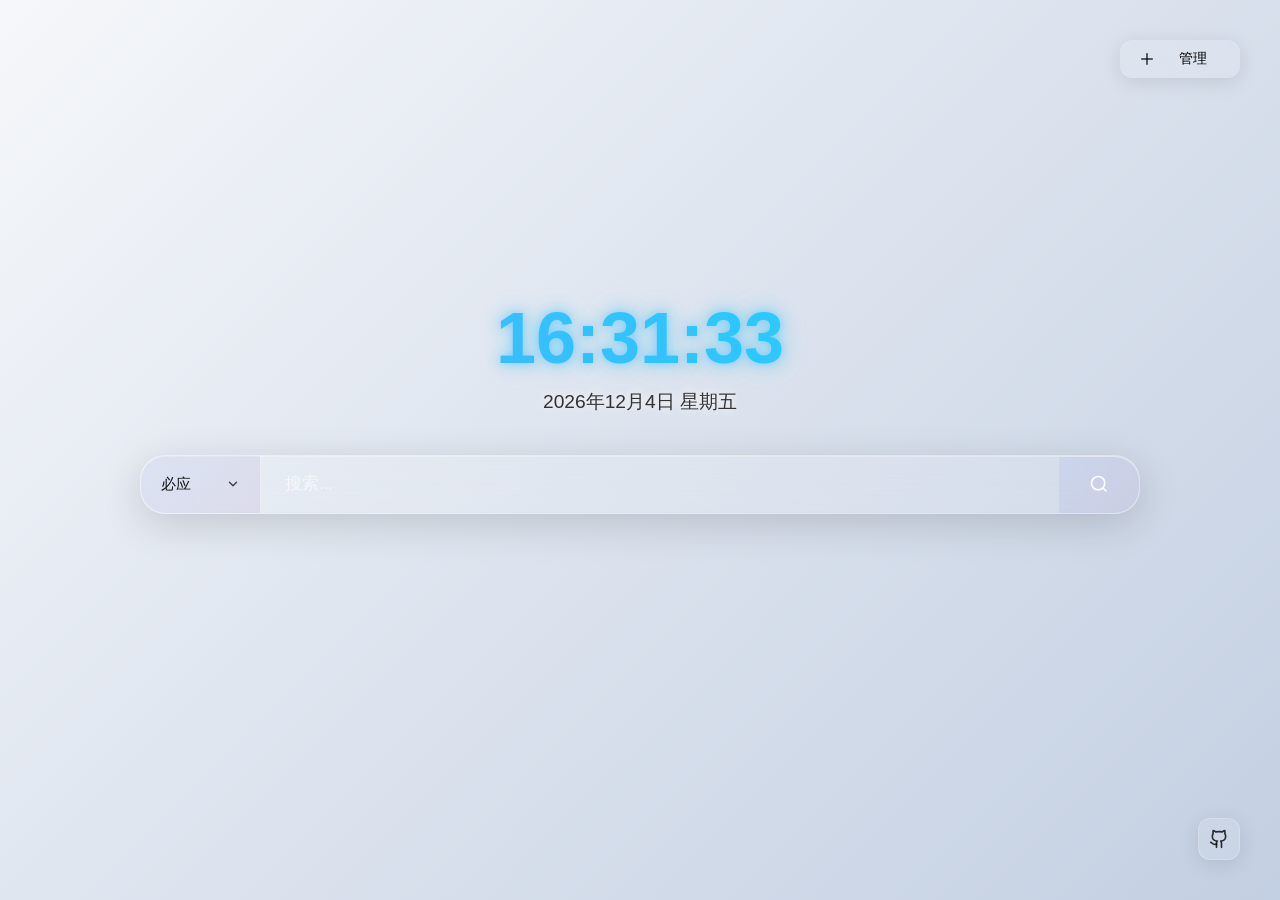
<file: index.html>
<!DOCTYPE html>
<html lang="zh-CN">
<head>
    <meta charset="UTF-8">
    <meta name="viewport" content="width=device-width, initial-scale=1.0">
    <title>琪窦初开</title>
    <link rel="stylesheet" href="style.css">
</head>
<body>
    <!-- GitHub链接 -->
    <a href="https://github.com/BAYUEQI/ZQ-QidoBloom" class="github-link" target="_blank" title="GitHub仓库">
        <svg width="20" height="20" viewBox="0 0 24 24" fill="none" stroke="rgba(0,0,0,0.8)" stroke-width="2" stroke-linecap="round" stroke-linejoin="round">
            <path d="M15 22v-4a4.8 4.8 0 0 0-1-3.5c3 0 6-2 6-5.5.08-1.25-.27-2.48-1-3.5.28-1.15.28-2.35 0-3.5 0 0-1 0-3 1.5-2.64-.5-5.36-.5-8 0C6 2 5 2 5 2c-.3 1.15-.3 2.35 0 3.5A5.403 5.403 0 0 0 4 9c0 3.5 3 5.5 6 5.5-.39.49-.68 1.05-.85 1.65-.17.6-.22 1.23-.15 1.85v4"></path>
            <path d="M9 18c-4.51 2-5-2-7-2"></path>
        </svg>
    </a>

    <!-- 右上角按钮 -->
    <div class="top-right">
            <!-- 管理按钮 -->
            <div class="manage-dropdown dropdown-container">
                <button class="manage-button action-button">
                    <svg width="18" height="18" viewBox="0 0 24 24" fill="none" stroke="rgba(0,0,0,0.8)" stroke-width="2" stroke-linecap="round" stroke-linejoin="round">
                        <path d="M12 5v14"></path>
                        <path d="M5 12h14"></path>
                    </svg>
                    <span>管理</span>
                </button>
                <div class="manage-dropdown-menu">
                    <a href="#" class="dropdown-item" data-action="groups">
                        <svg width="16" height="16" viewBox="0 0 24 24" fill="none" stroke="currentColor" stroke-width="2">
                            <path d="M3 6h18"></path>
                            <path d="M3 12h18"></path>
                            <path d="M3 18h18"></path>
                        </svg>
                        <span>分组管理</span>
                    </a>
                    <a href="#" class="dropdown-item" data-action="wallpaper">
                        <svg width="16" height="16" viewBox="0 0 24 24" fill="none" stroke="currentColor" stroke-width="2">
                            <rect x="3" y="3" width="18" height="18" rx="2" ry="2"></rect>
                            <circle cx="8.5" cy="8.5" r="1.5"></circle>
                            <polyline points="21 15 16 10 5 21"></polyline>
                        </svg>
                        <span>壁纸设置</span>
                    </a>
                    <a href="#" class="dropdown-item" data-action="search-engines">
                            <svg width="16" height="16" viewBox="0 0 24 24" fill="none" stroke="currentColor" stroke-width="2">
                                <circle cx="11" cy="11" r="8"></circle>
                                <line x1="21" y1="21" x2="16.65" y2="16.65"></line>
                            </svg>
                            <span>搜索引擎</span>
                        </a>
                    <a href="#" class="dropdown-item" data-action="settings">
                            <svg width="16" height="16" viewBox="0 0 24 24" fill="none" stroke="currentColor" stroke-width="2">
                                <path d="M10 13a5 5 0 0 0 7.54.54l3-3a5 5 0 0 0-7.07-7.07l-1.72 1.71"></path>
                                <path d="M14 11a5 5 0 0 0-7.54-.54l-3 3a5 5 0 0 0 7.07 7.07l1.71-1.71"></path>
                            </svg>
                            <span>图标来源</span>
                        </a>
                    <a href="#" class="dropdown-item" data-action="config">
                            <svg width="16" height="16" viewBox="0 0 24 24" fill="none" stroke="currentColor" stroke-width="2" stroke-linecap="round" stroke-linejoin="round">
                                <polyline points="23 4 23 10 17 10"></polyline>
                                <polyline points="1 20 1 14 7 14"></polyline>
                                <path d="M3.51 9a9 9 0 0 1 14.85-3.36L23 10M1 14l4.64 4.36A9 9 0 0 0 20.49 15"></path>
                            </svg>
                            <span>配置同步</span>
                        </a>
                </div>
            </div>
        </div>

    <div class="container">
        <!-- 时间和日期显示 -->
        <div class="time-date">
            <div id="time" class="time">00:00:00</div>
            <div id="date" class="date">2024年1月1日 星期一</div>
        </div>

        <!-- 搜索框 -->
        <div class="new-search-container">
            <form id="new-search-form" class="new-search-form">
                <div class="search-engine-selector">
                    <div class="selected-engine">
                        <span id="current-engine">必应</span>
                        <svg width="14" height="14" viewBox="0 0 24 24" fill="none" stroke="rgba(0,0,0,0.7)" stroke-width="2.5" stroke-linecap="round" stroke-linejoin="round">
                            <polyline points="6 9 12 15 18 9"></polyline>
                        </svg>
                    </div>
                    <div class="engine-dropdown"></div>
                </div>
                <input type="text" id="new-search-input" class="new-search-input" placeholder="搜索...">
                <button type="submit" class="new-search-button">
                    <svg width="20" height="20" viewBox="0 0 24 24" fill="none" stroke="rgba(255,255,255,0.95)" stroke-width="2">
                        <circle cx="11" cy="11" r="8"></circle>
                        <line x1="21" y1="21" x2="16.65" y2="16.65"></line>
                    </svg>
                </button>
            </form>
        </div>

        <!-- 常用网站快捷方式 -->
        <div class="shortcuts"></div>
    </div>

    <script src="shared.js"></script>
    <script src="icon-cache.js"></script>
    <script src="script.js"></script>
</body>
</html>
</file>
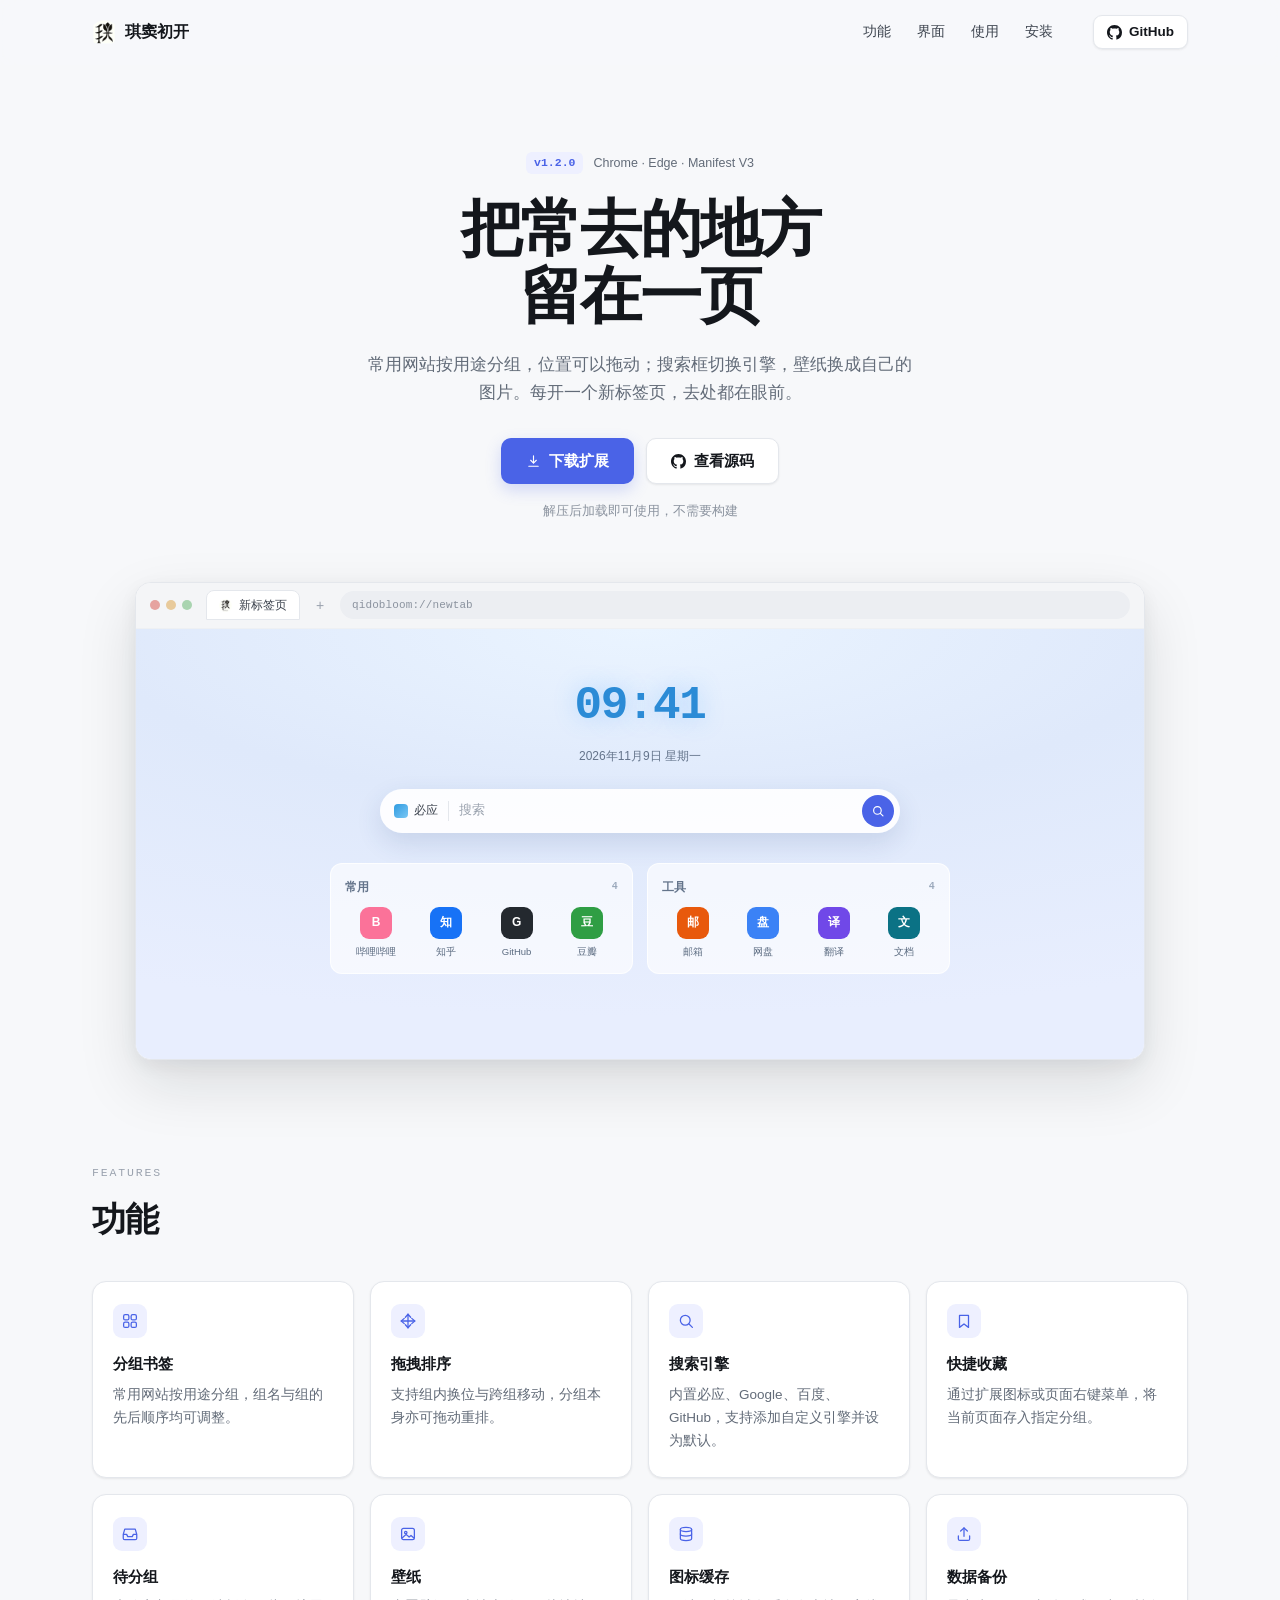
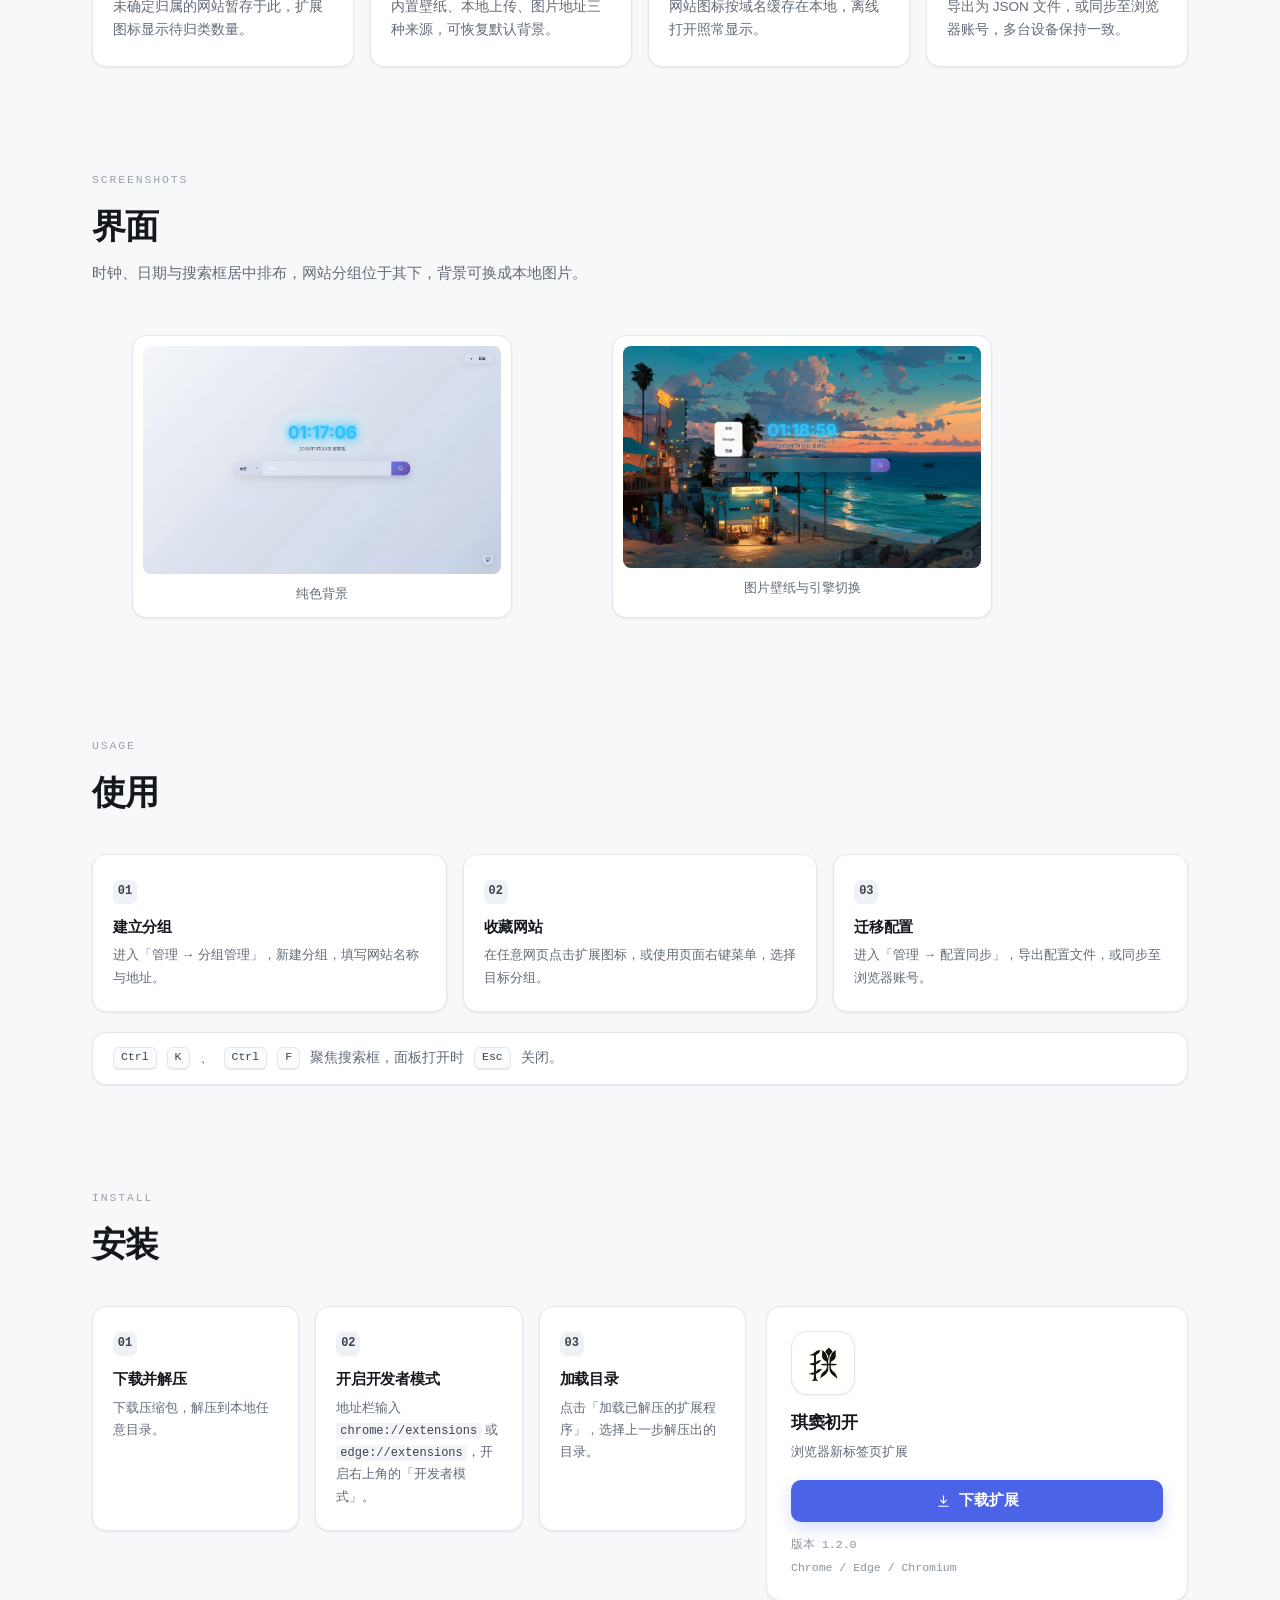
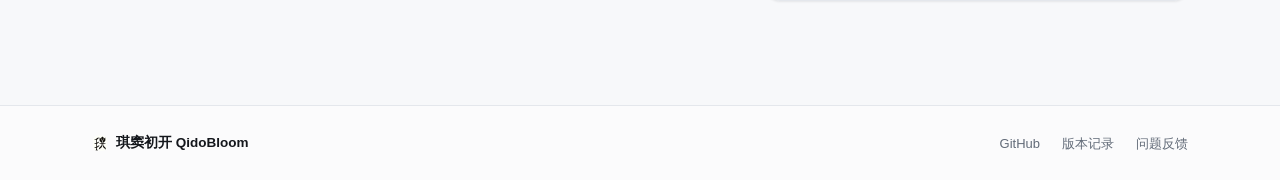
<file: landing/index.html>
<!doctype html>
<html lang="zh-CN">
  <head>
    <meta charset="utf-8" />
    <meta name="viewport" content="width=device-width, initial-scale=1" />
    <title>琪窦初开 — 浏览器新标签页扩展</title>
    <meta
      name="description"
      content="琪窦初开（QidoBloom）是 Chrome / Edge 新标签页扩展：分组收纳常用网站，位置可直接拖动，搜索框切换引擎，壁纸自选图片。"
    />
    <link rel="icon" href="assets/favicon.png" type="image/png" />
    <link rel="apple-touch-icon" href="assets/icon.png" />
    <meta property="og:title" content="琪窦初开 — 浏览器新标签页扩展" />
    <meta property="og:description" content="把常去的地方，留在一页。" />
    <meta property="og:image" content="assets/icon.png" />
    <link rel="stylesheet" href="assets/style.css" />
  </head>
  <body>
    <svg class="sprite" aria-hidden="true">
      <defs>
        <symbol id="i-grid" viewBox="0 0 24 24">
          <rect x="3.5" y="3.5" width="7" height="7" rx="2" />
          <rect x="13.5" y="3.5" width="7" height="7" rx="2" />
          <rect x="3.5" y="13.5" width="7" height="7" rx="2" />
          <rect x="13.5" y="13.5" width="7" height="7" rx="2" />
        </symbol>
        <symbol id="i-move" viewBox="0 0 24 24">
          <path d="M12 3v18" />
          <path d="M3 12h18" />
          <path d="m8.5 7 3.5-4 3.5 4" />
          <path d="m8.5 17 3.5 4 3.5-4" />
          <path d="m7 8.5-4 3.5 4 3.5" />
          <path d="m17 8.5 4 3.5-4 3.5" />
        </symbol>
        <symbol id="i-search" viewBox="0 0 24 24">
          <circle cx="11" cy="11" r="6.5" />
          <path d="m16 16 4.5 4.5" />
        </symbol>
        <symbol id="i-bookmark" viewBox="0 0 24 24">
          <path d="M6 4.5h12v16l-6-4.5-6 4.5v-16Z" />
        </symbol>
        <symbol id="i-inbox" viewBox="0 0 24 24">
          <path d="M3.5 12.5h4l1.5 3h6l1.5-3h4" />
          <path d="M5 5.5h14l2 7v5a2 2 0 0 1-2 2H5a2 2 0 0 1-2-2v-5l2-7Z" />
        </symbol>
        <symbol id="i-image" viewBox="0 0 24 24">
          <rect x="3.5" y="4.5" width="17" height="15" rx="2.5" />
          <circle cx="9" cy="10" r="1.6" />
          <path d="m4.5 17 5-4.5 4 3.5 2.5-2 3.5 3" />
        </symbol>
        <symbol id="i-db" viewBox="0 0 24 24">
          <ellipse cx="12" cy="6" rx="7.5" ry="2.8" />
          <path d="M4.5 6v12c0 1.6 3.4 2.8 7.5 2.8s7.5-1.2 7.5-2.8V6" />
          <path d="M4.5 12c0 1.6 3.4 2.8 7.5 2.8s7.5-1.2 7.5-2.8" />
        </symbol>
        <symbol id="i-export" viewBox="0 0 24 24">
          <path d="M12 15V4" />
          <path d="m7.5 8 4.5-4 4.5 4" />
          <path d="M4.5 14.5v4a2 2 0 0 0 2 2h11a2 2 0 0 0 2-2v-4" />
        </symbol>
        <symbol id="i-arrow" viewBox="0 0 24 24">
          <path d="M5 12h13" />
          <path d="m12.5 6 6 6-6 6" />
        </symbol>
        <symbol id="i-download" viewBox="0 0 24 24">
          <path d="M12 3v11" />
          <path d="m7.5 10 4.5 4.5L16.5 10" />
          <path d="M4.5 19.5h15" />
        </symbol>
        <symbol id="i-github" viewBox="0 0 16 16">
          <path
            d="M8 0C3.58 0 0 3.58 0 8c0 3.54 2.29 6.53 5.47 7.59.4.07.55-.17.55-.38 0-.19-.01-.82-.01-1.49-2.01.37-2.53-.49-2.69-.94-.09-.23-.48-.94-.82-1.13-.28-.15-.68-.52-.01-.53.63-.01 1.08.58 1.23.82.72 1.21 1.87.87 2.33.66.07-.52.28-.87.51-1.07-1.78-.2-3.64-.89-3.64-3.95 0-.87.31-1.59.82-2.15-.08-.2-.36-1.02.08-2.12 0 0 .67-.21 2.2.82.64-.18 1.32-.27 2-.27.68 0 1.36.09 2 .27 1.53-1.04 2.2-.82 2.2-.82.44 1.1.16 1.92.08 2.12.51.56.82 1.27.82 2.15 0 3.07-1.87 3.75-3.65 3.95.29.25.54.73.54 1.48 0 1.07-.01 1.93-.01 2.2 0 .21.15.46.55.38A8.01 8.01 0 0 0 16 8c0-4.42-3.58-8-8-8Z"
          />
        </symbol>
      </defs>
    </svg>

    <header class="nav" id="nav">
      <div class="nav-inner">
        <a class="brand" href="#top">
          <img src="assets/mark.png" width="24" height="24" alt="" />
          <span>琪窦初开</span>
        </a>
        <nav class="nav-links">
          <a href="#features">功能</a>
          <a href="#shots">界面</a>
          <a href="#use">使用</a>
          <a href="#install">安装</a>
        </nav>
        <a class="nav-github" href="https://github.com/BAYUEQI/ZQ-QidoBloom" target="_blank" rel="noreferrer">
          <svg viewBox="0 0 16 16"><use href="#i-github" /></svg>
          <span>GitHub</span>
        </a>
      </div>
    </header>

    <main id="top">
      <section class="hero">
        <div class="hero-copy">
          <div class="eyebrow">
            <span class="tag">v1.2.0</span>
            <span>Chrome · Edge · Manifest V3</span>
          </div>
          <h1>把常去的地方<br />留在一页</h1>
          <p class="lede">
            常用网站按用途分组，位置可以拖动；搜索框切换引擎，壁纸换成自己的图片。每开一个新标签页，去处都在眼前。
          </p>
          <div class="hero-actions">
            <a class="btn primary lg" href="https://github.com/BAYUEQI/ZQ-QidoBloom/archive/refs/heads/main.zip">
              <svg viewBox="0 0 24 24"><use href="#i-download" /></svg>
              下载扩展
            </a>
            <a class="btn ghost lg" href="https://github.com/BAYUEQI/ZQ-QidoBloom" target="_blank" rel="noreferrer">
              <svg class="fill" viewBox="0 0 16 16"><use href="#i-github" /></svg>
              查看源码
            </a>
          </div>
          <p class="hero-meta">解压后加载即可使用，不需要构建</p>
        </div>

        <div class="browser" aria-hidden="true">
          <div class="br-bar">
            <span class="br-dots"><i></i><i></i><i></i></span>
            <span class="br-tab">
              <img src="assets/favicon.png" width="13" height="13" alt="" />
              <span>新标签页</span>
            </span>
            <span class="br-plus">+</span>
            <span class="br-omni">qidobloom://newtab</span>
          </div>
          <div class="br-view">
            <div class="nt-clock">
              <div class="nt-time">09:41</div>
              <div class="nt-date">2026年11月9日 星期一</div>
            </div>
            <div class="nt-search">
              <span class="nt-engine"><i></i>必应</span>
              <span class="nt-placeholder">搜索</span>
              <span class="nt-go">
                <svg viewBox="0 0 24 24"><use href="#i-search" /></svg>
              </span>
            </div>
            <div class="nt-groups">
              <div class="nt-group">
                <h5>常用<span>4</span></h5>
                <div class="tiles">
                  <div class="tile"><i style="background: #fb7299">B</i><span>哔哩哔哩</span></div>
                  <div class="tile"><i style="background: #1772f6">知</i><span>知乎</span></div>
                  <div class="tile"><i style="background: #24292f">G</i><span>GitHub</span></div>
                  <div class="tile"><i style="background: #2f9e44">豆</i><span>豆瓣</span></div>
                </div>
              </div>
              <div class="nt-group">
                <h5>工具<span>4</span></h5>
                <div class="tiles">
                  <div class="tile"><i style="background: #e8590c">邮</i><span>邮箱</span></div>
                  <div class="tile"><i style="background: #3b82f6">盘</i><span>网盘</span></div>
                  <div class="tile"><i style="background: #7048e8">译</i><span>翻译</span></div>
                  <div class="tile"><i style="background: #0b7285">文</i><span>文档</span></div>
                </div>
              </div>
            </div>
          </div>
        </div>
      </section>

      <section class="section" id="features">
        <div class="section-head reveal">
          <span class="eyebrow-text">FEATURES</span>
          <h2>功能</h2>
        </div>
        <div class="grid">
          <article class="card reveal">
            <span class="card-ico"><svg viewBox="0 0 24 24"><use href="#i-grid" /></svg></span>
            <h3>分组书签</h3>
            <p>常用网站按用途分组，组名与组的先后顺序均可调整。</p>
          </article>
          <article class="card reveal">
            <span class="card-ico"><svg viewBox="0 0 24 24"><use href="#i-move" /></svg></span>
            <h3>拖拽排序</h3>
            <p>支持组内换位与跨组移动，分组本身亦可拖动重排。</p>
          </article>
          <article class="card reveal">
            <span class="card-ico"><svg viewBox="0 0 24 24"><use href="#i-search" /></svg></span>
            <h3>搜索引擎</h3>
            <p>内置必应、Google、百度、GitHub，支持添加自定义引擎并设为默认。</p>
          </article>
          <article class="card reveal">
            <span class="card-ico"><svg viewBox="0 0 24 24"><use href="#i-bookmark" /></svg></span>
            <h3>快捷收藏</h3>
            <p>通过扩展图标或页面右键菜单，将当前页面存入指定分组。</p>
          </article>
          <article class="card reveal">
            <span class="card-ico"><svg viewBox="0 0 24 24"><use href="#i-inbox" /></svg></span>
            <h3>待分组</h3>
            <p>未确定归属的网站暂存于此，扩展图标显示待归类数量。</p>
          </article>
          <article class="card reveal">
            <span class="card-ico"><svg viewBox="0 0 24 24"><use href="#i-image" /></svg></span>
            <h3>壁纸</h3>
            <p>内置壁纸、本地上传、图片地址三种来源，可恢复默认背景。</p>
          </article>
          <article class="card reveal">
            <span class="card-ico"><svg viewBox="0 0 24 24"><use href="#i-db" /></svg></span>
            <h3>图标缓存</h3>
            <p>网站图标按域名缓存在本地，离线打开照常显示。</p>
          </article>
          <article class="card reveal">
            <span class="card-ico"><svg viewBox="0 0 24 24"><use href="#i-export" /></svg></span>
            <h3>数据备份</h3>
            <p>导出为 JSON 文件，或同步至浏览器账号，多台设备保持一致。</p>
          </article>
        </div>
      </section>

      <section class="section" id="shots">
        <div class="section-head reveal">
          <span class="eyebrow-text">SCREENSHOTS</span>
          <h2>界面</h2>
          <p>时钟、日期与搜索框居中排布，网站分组位于其下，背景可换成本地图片。</p>
        </div>
        <div class="shots reveal">
          <figure class="shot">
            <img src="assets/shot-1.png" alt="起始页：纯色背景与搜索框" width="440" height="280" />
            <figcaption>纯色背景</figcaption>
          </figure>
          <figure class="shot">
            <img src="assets/shot-2.png" alt="起始页：图片壁纸与引擎切换" width="451" height="280" />
            <figcaption>图片壁纸与引擎切换</figcaption>
          </figure>
        </div>
      </section>

      <section class="section" id="use">
        <div class="section-head reveal">
          <span class="eyebrow-text">USAGE</span>
          <h2>使用</h2>
        </div>
        <ol class="steps">
          <li class="reveal">
            <span class="step-no">01</span>
            <h3>建立分组</h3>
            <p>进入「管理 → 分组管理」，新建分组，填写网站名称与地址。</p>
          </li>
          <li class="reveal">
            <span class="step-no">02</span>
            <h3>收藏网站</h3>
            <p>在任意网页点击扩展图标，或使用页面右键菜单，选择目标分组。</p>
          </li>
          <li class="reveal">
            <span class="step-no">03</span>
            <h3>迁移配置</h3>
            <p>进入「管理 → 配置同步」，导出配置文件，或同步至浏览器账号。</p>
          </li>
        </ol>
        <div class="strip reveal">
          <kbd>Ctrl</kbd><kbd>K</kbd>
          <span>、</span>
          <kbd>Ctrl</kbd><kbd>F</kbd>
          <span>聚焦搜索框，面板打开时</span>
          <kbd>Esc</kbd>
          <span>关闭。</span>
        </div>
      </section>

      <section class="section" id="install">
        <div class="section-head reveal">
          <span class="eyebrow-text">INSTALL</span>
          <h2>安装</h2>
        </div>
        <div class="install">
          <ol class="steps reveal">
            <li>
              <span class="step-no">01</span>
              <h3>下载并解压</h3>
              <p>下载压缩包，解压到本地任意目录。</p>
            </li>
            <li>
              <span class="step-no">02</span>
              <h3>开启开发者模式</h3>
              <p>地址栏输入 <code>chrome://extensions</code> 或 <code>edge://extensions</code>，开启右上角的「开发者模式」。</p>
            </li>
            <li>
              <span class="step-no">03</span>
              <h3>加载目录</h3>
              <p>点击「加载已解压的扩展程序」，选择上一步解压出的目录。</p>
            </li>
          </ol>
          <aside class="dl-card reveal">
            <span class="dl-mark"><img src="assets/mark.png" width="38" height="38" alt="" /></span>
            <div class="dl-name">琪窦初开</div>
            <p class="dl-note">浏览器新标签页扩展</p>
            <a class="btn primary block" href="https://github.com/BAYUEQI/ZQ-QidoBloom/archive/refs/heads/main.zip">
              <svg viewBox="0 0 24 24"><use href="#i-download" /></svg>
              下载扩展
            </a>
            <div class="dl-meta">
              <span>版本 1.2.0</span>
              <span>Chrome / Edge / Chromium</span>
            </div>
          </aside>
        </div>
      </section>
    </main>

    <footer class="footer">
      <div class="footer-inner">
        <span class="footer-brand">
          <img src="assets/mark.png" width="16" height="16" alt="" />
          琪窦初开 QidoBloom
        </span>
        <nav class="footer-links">
          <a href="https://github.com/BAYUEQI/ZQ-QidoBloom" target="_blank" rel="noreferrer">GitHub</a>
          <a href="https://github.com/BAYUEQI/ZQ-QidoBloom/releases" target="_blank" rel="noreferrer">版本记录</a>
          <a href="https://github.com/BAYUEQI/ZQ-QidoBloom/issues" target="_blank" rel="noreferrer">问题反馈</a>
        </nav>
      </div>
    </footer>

    <script src="assets/main.js"></script>
  </body>
</html>
</file>
<file: style.css>
/* 全局样式重置 */
* {
    margin: 0;
    padding: 0;
    box-sizing: border-box;
}

/* 基础样式 */
body {
    font-family: -apple-system, BlinkMacSystemFont, 'Segoe UI', Roboto, sans-serif;
    background: #ffffff;
    color: #333333;
    min-height: 100vh;
    display: flex;
    align-items: center;
    justify-content: center;
}

.container {
    max-width: 1100px;
    width: 90%;
    margin: 0 auto;
    padding: 40px 20px;
    text-align: center;
    position: relative;
}

/* 右上角按钮容器 */
.top-right {
    position: fixed;
    top: 40px;
    right: 40px;
    z-index: 1000;
    display: flex;
    flex-direction: column;
    align-items: flex-end;
    gap: 10px;
}

/* GitHub链接样式 */
.github-link {
    position: fixed;
    bottom: 40px;
    right: 40px;
    z-index: 1000;
    display: flex;
    align-items: center;
    justify-content: center;
    padding: 10px;
    background: rgba(255, 255, 255, 0.1);
    border: 1px solid rgba(255, 255, 255, 0.2);
    border-radius: 12px;
    backdrop-filter: blur(15px);
    transition: background 0.3s ease, transform 0.3s ease, box-shadow 0.3s ease;
    box-shadow: 0 4px 20px rgba(0, 0, 0, 0.1);
    text-decoration: none;
    color: inherit;
}

.github-link:hover {
    background: rgba(255, 255, 255, 0.15);
    transform: translateY(-2px);
    box-shadow: 0 6px 25px rgba(0, 0, 0, 0.15);
}

/* 共用按钮样式 */
.dropdown-container {
    position: relative;
}

.action-button {
    display: flex;
    align-items: center;
    gap: 8px;
    padding: 10px 18px;
    background: rgba(255, 255, 255, 0.1);
    border: 1px solid rgba(255, 255, 255, 0.2);
    border-radius: 12px;
    backdrop-filter: blur(15px);
    color: #000000;
    font-size: 0.9rem;
    font-weight: 500;
    font-family: -apple-system, BlinkMacSystemFont, 'Segoe UI', Roboto, sans-serif;
    line-height: 1.2;
    min-width: 120px;
    max-width: 200px;
    justify-content: center;
    transition: background 0.3s ease, border-color 0.3s ease, box-shadow 0.3s ease;
    box-shadow: 0 4px 20px rgba(0, 0, 0, 0.1);
    cursor: pointer;
    border: none;
    outline: none;
}

.action-button span {
    white-space: nowrap;
    overflow: hidden;
    text-overflow: ellipsis;
    flex: 1;
    text-align: center;
}

.action-button:hover {
    background: rgba(255, 255, 255, 0.15);
    border-color: rgba(255, 255, 255, 0.3);
    box-shadow: 0 6px 25px rgba(0, 0, 0, 0.15);
}



.action-button svg {
    stroke: rgba(0, 0, 0, 0.8);
}

.action-button:hover svg {
    stroke: #000000;
}

/* 管理下拉菜单 */
.manage-dropdown {
    position: relative;
}

/* 下拉菜单样式 */
.manage-dropdown-menu {
    position: absolute;
    top: 100%;
    right: 0;
    transform: translateY(0);
    margin-top: 12px;
    background: rgba(255, 255, 255, 0.8);
    border: 1px solid rgba(255, 255, 255, 0.3);
    border-radius: 12px;
    box-shadow: 0 8px 32px rgba(0, 0, 0, 0.15);
    backdrop-filter: blur(20px);
    -webkit-backdrop-filter: blur(20px);
    min-width: 200px;
    z-index: 999;
    opacity: 0;
    visibility: hidden;
    transform: translateY(-10px);
    transition: opacity 0.3s cubic-bezier(0.4, 0, 0.2, 1), visibility 0.3s, transform 0.3s cubic-bezier(0.4, 0, 0.2, 1);
}

.manage-dropdown-menu.show {
    opacity: 1;
    visibility: visible;
    transform: translateY(0);
}

/* 菜单项样式 */
.dropdown-item {
    display: flex;
    align-items: center;
    gap: 10px;
    padding: 12px 16px;
    color: rgba(0, 0, 0, 0.8);
    text-decoration: none;
    font-size: 0.9rem;
    transition: background 0.2s ease, color 0.2s ease, transform 0.2s ease;
    border-radius: 8px;
    margin: 4px;
}

/* 已登录时隐藏导入导出按钮 */
.dropdown-item:hover {
    background: rgba(0, 0, 0, 0.05);
    color: #000000;
    transform: translateX(4px);
}

.dropdown-item svg {
    flex-shrink: 0;
}

/* 弹出界面样式 */
.popup-container {
    position: fixed;
    top: 0;
    left: 0;
    width: 100%;
    height: 100%;
    background: rgba(0, 0, 0, 0.5);
    backdrop-filter: blur(5px);
    display: flex;
    align-items: center;
    justify-content: center;
    z-index: 2000;
    opacity: 0;
    visibility: hidden;
    transition: opacity 0.3s ease, visibility 0.3s ease;
}

.popup-container.show {
    opacity: 1;
    visibility: visible;
}

.popup-content {
    background: rgba(255, 255, 255, 0.8);
    backdrop-filter: blur(20px);
    -webkit-backdrop-filter: blur(20px);
    border: 1px solid rgba(255, 255, 255, 0.3);
    border-radius: 16px;
    box-shadow: 0 15px 35px rgba(0, 0, 0, 0.2);
    max-width: 1000px;
    width: 100%;
    max-height: 100vh;
    overflow-y: auto;
    position: relative;
    transform: translateY(30px) scale(0.95);
    opacity: 0;
    transition: transform 0.3s cubic-bezier(0.25, 0.46, 0.45, 0.94), opacity 0.3s cubic-bezier(0.25, 0.46, 0.45, 0.94);
}

.popup-content.show {
    transform: translateY(0) scale(1);
    opacity: 1;
    animation: paperExtract 0.4s cubic-bezier(0.25, 0.46, 0.45, 0.94);
}

/* 纸张抽取动画 */
@keyframes paperExtract {
    0% {
        transform: translateY(50px) scale(0.95);
        opacity: 0;
        box-shadow: 0 0 0 rgba(0, 0, 0, 0.1);
    }
    70% {
        transform: translateY(-5px) scale(1.01);
        opacity: 0.9;
        box-shadow: 0 15px 30px rgba(0, 0, 0, 0.15);
    }
    100% {
        transform: translateY(0) scale(1);
        opacity: 1;
        box-shadow: 0 15px 35px rgba(0, 0, 0, 0.2);
    }
}

/* 弹出界面头部 */
.popup-header {
    display: flex;
    justify-content: space-between;
    align-items: center;
    padding: 20px 24px;
    border-bottom: 1px solid rgba(0, 0, 0, 0.1);
}

.popup-header h3 {
    margin: 0;
    font-size: 1.2rem;
    font-weight: 600;
    color: #000000;
}

.popup-close {
    background: none;
    border: none;
    font-size: 1.5rem;
    color: rgba(0, 0, 0, 0.5);
    cursor: pointer;
    padding: 0;
    width: 30px;
    height: 30px;
    display: flex;
    align-items: center;
    justify-content: center;
    border-radius: 50%;
    transition: background 0.2s ease, color 0.2s ease;
}

.popup-close:hover {
    background: rgba(0, 0, 0, 0.05);
    color: #000000;
}

/* 弹出界面内容 */
.popup-body {
    padding: 24px;
}

.form-group {
    display: flex;
    flex-direction: column;
    gap: 5px;
    margin-bottom: 10px;
}

.form-group label {
    font-size: 0.95rem;
    font-weight: 500;
    color: #000000;
}

.form-control {
    padding: 14px 18px;
    border: 1px solid rgba(0, 0, 0, 0.15);
    border-radius: 10px;
    font-size: 1rem;
    background: rgba(255, 255, 255, 0.6);
    backdrop-filter: blur(10px);
    transition: border-color 0.3s ease, background 0.3s ease, box-shadow 0.3s ease;
}

.form-control:focus {
    outline: none;
    border-color: rgba(0, 0, 0, 0.3);
    background: rgba(255, 255, 255, 0.9);
    box-shadow: 0 0 0 4px rgba(0, 0, 0, 0.05);
}

/* 按钮样式 */
.btn {
    padding: 12px 24px;
    border: none;
    border-radius: 10px;
    font-size: 0.95rem;
    font-weight: 500;
    cursor: pointer;
    transition: background 0.3s ease, border-color 0.3s ease, transform 0.3s ease, box-shadow 0.3s ease;
}

.btn-primary {
    background: rgba(0, 0, 0, 0.9);
    color: #ffffff;
    backdrop-filter: blur(10px);
}

.btn-primary:hover {
    background: rgba(0, 0, 0, 0.75);
    transform: translateY(-2px);
    box-shadow: 0 6px 20px rgba(0, 0, 0, 0.15);
}

.btn-secondary {
    background: rgba(255, 255, 255, 0.6);
    color: #000000;
    border: 1px solid rgba(0, 0, 0, 0.1);
    backdrop-filter: blur(10px);
}

.btn-secondary:hover {
    background: rgba(255, 255, 255, 0.8);
    transform: translateY(-2px);
    box-shadow: 0 6px 20px rgba(0, 0, 0, 0.1);
}

.btn-danger {
    background: rgba(220, 38, 38, 0.9);
    color: #ffffff;
    backdrop-filter: blur(10px);
}

.btn-danger:hover {
    background: rgba(220, 38, 38, 0.75);
    transform: translateY(-2px);
    box-shadow: 0 6px 20px rgba(220, 38, 38, 0.2);
}

/* 配置同步面板：区块标题 + 按钮横排 */
.settings-management .section-title {
    font-size: 0.85rem;
    font-weight: 600;
    color: #000;
    letter-spacing: 0.5px;
    margin-bottom: 4px;
}

.settings-management .divider-block {
    border-top: 1px solid rgba(0, 0, 0, 0.08);
    padding-top: 12px;
}

.settings-management .btn-row {
    display: flex;
    gap: 8px;
}

.settings-management .btn-row .btn {
    flex: 1;
}

/* 响应式调整 */
@media (max-width: 768px) {
    .popup-content {
        max-width: 95%;
        width: 100%;
        margin: 20px;
    }
    
    .popup-header,
    .popup-body {
        padding: 16px;
    }
}



/* 页脚样式 */
.footer {
    margin-top: 40px;
    padding-top: 20px;
    border-top: 1px solid rgba(255, 255, 255, 0.1);
}

/* 时间和日期样式 */
.time-date {
    margin-bottom: 40px;
}

.time {
    font-size: 4.5rem;
    font-weight: 700;
    margin-bottom: 10px;
    background: linear-gradient(45deg, #4facfe 0%, #00f2fe 100%);
    -webkit-background-clip: text;
    -webkit-text-fill-color: transparent;
    background-clip: text;
    text-shadow: 0 0 10px rgba(79, 172, 254, 0.5), 0 0 20px rgba(0, 242, 254, 0.3), 0 0 30px rgba(79, 172, 254, 0.2);
    animation: blueGlow 2s ease-in-out infinite alternate;
}

.date {
    font-size: 1.2rem;
    color: #333333;
    font-weight: 400;
    text-shadow: 0 0 8px rgba(255, 255, 255, 0.8), 0 0 16px rgba(255, 255, 255, 0.6);
    animation: whiteGlow 2s ease-in-out infinite alternate;
}

/* 搜索框样式 */
/* 新搜索框样式 */
.new-search-container {
    margin-bottom: 50px;
}

.new-search-form {
    display: flex;
    max-width: 1000px;
    margin: 0 auto;
    background: rgba(255, 255, 255, 0.1);
    border-radius: 25px;
    backdrop-filter: blur(25px);
    -webkit-backdrop-filter: blur(25px);
    border: 1px solid rgba(255, 255, 255, 0.2);
    transition: background 0.4s cubic-bezier(0.4, 0, 0.2, 1), box-shadow 0.4s cubic-bezier(0.4, 0, 0.2, 1), border-color 0.4s cubic-bezier(0.4, 0, 0.2, 1);
    box-shadow: 0 10px 40px rgba(0, 0, 0, 0.15), inset 0 1px 0 rgba(255, 255, 255, 0.3);
}

.new-search-form:focus-within {
    background: rgba(255, 255, 255, 0.15);
    box-shadow: 0 15px 50px rgba(0, 0, 0, 0.2), inset 0 1px 0 rgba(255, 255, 255, 0.4), 0 0 0 4px rgba(102, 126, 234, 0.15);
    border-color: rgba(102, 126, 234, 0.3);
}

/* 搜索引擎选择器 */
.search-engine-selector {
    position: relative;
    min-width: 120px;
    border-right: 1px solid rgba(255, 255, 255, 0.15);
}

.selected-engine {
    display: flex;
    align-items: center;
    justify-content: space-between;
    padding: 18px 20px;
    cursor: pointer;
    transition: background 0.3s ease;
    color: rgba(0, 0, 0, 0.9);
    font-size: 0.95rem;
    font-weight: 500;
    background: linear-gradient(135deg, rgba(102, 126, 234, 0.1) 0%, rgba(118, 75, 162, 0.1) 100%);
    border-radius: 25px 0 0 25px;
}

.selected-engine:hover {
    background: linear-gradient(135deg, rgba(102, 126, 234, 0.15) 0%, rgba(118, 75, 162, 0.15) 100%);
}

.selected-engine svg {
    margin-left: 10px;
    transition: transform 0.3s ease;
    stroke: rgba(0, 0, 0, 0.7);
}

.selected-engine:hover svg {
    stroke: rgba(0, 0, 0, 0.9);
}

.search-engine-selector.open .selected-engine svg {
    transform: rotate(180deg);
}

/* 引擎下拉菜单 */
.engine-dropdown {
    position: absolute;
    top: 0;
    right: 100%;
    margin-right: 8px;
    background: rgba(255, 255, 255, 0.2);
    backdrop-filter: blur(7px);
    -webkit-backdrop-filter: blur(7px);
    border: 1px solid rgba(255, 255, 255, 0.3);
    border-radius: 15px;
    box-shadow: -15px 0 35px rgba(0, 0, 0, 0.15);
    z-index: 2000;
    opacity: 0;
    visibility: hidden;
    transform: translateX(-10px);
    transition: opacity 0.3s cubic-bezier(0.4, 0, 0.2, 1), visibility 0.3s, transform 0.3s cubic-bezier(0.4, 0, 0.2, 1);
}

.search-engine-selector.open .engine-dropdown {
    opacity: 1;
    visibility: visible;
    transform: translateX(0);
}

.engine-option {
    position: relative;
    overflow: hidden;
    padding: 14px 20px;
    cursor: pointer;
    transition: background 0.2s ease, color 0.2s ease, transform 0.2s ease;
    color: rgba(0, 0, 0, 0.9);
    font-size: 0.95rem;
    font-weight: 500;
    border-bottom: 1px solid rgba(0, 0, 0, 0.05);
}

.engine-option::before {
    content: '';
    position: absolute;
    top: 0;
    left: -100%;
    width: 100%;
    height: 100%;
    background: linear-gradient(
        90deg,
        transparent,
        rgba(255, 255, 255, 0.6),
        transparent
    );
    pointer-events: none;
}

.engine-option:hover::before {
    animation: shine 0.5s ease;
}

.engine-option:hover {
    background: rgba(0, 0, 0, 0.05);
    color: rgba(0, 0, 0, 0.9);
    transform: translateX(5px);
}

.engine-option:last-child {
    border-bottom: none;
    border-radius: 0 0 15px 15px;
}

/* 搜索输入框 */
.new-search-input {
    flex: 1;
    padding: 18px 24px;
    background: transparent;
    border: none;
    outline: none;
    color: rgba(255, 255, 255, 0.9);
    font-size: 1.05rem;
    font-weight: 400;
    transition: color 0.3s ease;
}

.new-search-input::placeholder {
    color: rgba(255, 255, 255, 0.6);
}

.new-search-input:focus {
    color: #ffffff;
}

/* 搜索按钮 */
.new-search-button {
    padding: 18px 30px;
    background: linear-gradient(135deg, rgba(102, 126, 234, 0.1) 0%, rgba(118, 75, 162, 0.1) 100%);
    border: none;
    outline: none;
    color: rgba(0, 0, 0, 0.9);
    cursor: pointer;
    transition: background 0.3s ease, box-shadow 0.3s ease, transform 0.3s ease;
    border-radius: 0 25px 25px 0;
    box-shadow: inset 0 1px 0 rgba(255, 255, 255, 0.3);
    font-size: 0.95rem;
    font-weight: 500;
    display: flex;
    align-items: center;
    justify-content: center;
}

.new-search-button:hover {
    background: linear-gradient(135deg, rgba(102, 126, 234, 0.15) 0%, rgba(118, 75, 162, 0.15) 100%);
    box-shadow: inset 0 1px 0 rgba(255, 255, 255, 0.4), 0 2px 8px rgba(102, 126, 234, 0.2);
}

.new-search-button:active {
    transform: translateY(0) scale(0.98);
    box-shadow: inset 0 1px 0 rgba(255, 255, 255, 0.1), 0 1px 4px rgba(102, 126, 234, 0.15);
}

/* 快捷方式样式 */
.shortcuts {
    display: grid;
    grid-template-columns: repeat(auto-fit, minmax(250px, 1fr));
    gap: 30px;
    max-width: 1000px;
    margin: 0 auto 40px;
}

.shortcut-group {
    background: rgba(200, 200, 200, 0.15);
    border-radius: 16px;
    padding: 20px;
    backdrop-filter: blur(7px);
    border: 1px solid rgba(200, 200, 200, 0.2);
    transition: background 0.3s ease, transform 0.3s ease, box-shadow 0.3s ease;
    cursor: grab;
}

.shortcut-group:hover {
    background: rgba(200, 200, 200, 0.2);
    transform: translateY(-5px);
    box-shadow: 0 10px 30px rgba(0, 0, 0, 0.2);
}

/* 拖拽中的原卡片只是透明占位（跟手的是 .drag-ghost 影子），
   所以不再放大、不投影 —— 那两样会跟影子重叠成两层 */
.shortcut-group.dragging {
    opacity: 0.3;
    pointer-events: none;
}

.group-title {
    font-size: 1rem;
    font-weight: 600;
    margin-bottom: 15px;
    color: rgba(0, 0, 0, 0.9);
    text-align: left;
}

.shortcut-items {
    display: grid;
    grid-template-columns: repeat(3, 1fr);
    gap: 12px;
}

.shortcut-item {
    position: relative;
    overflow: hidden;
    display: flex;
    flex-direction: column;
    align-items: center;
    text-decoration: none;
    color: #ffffff;
    padding: 15px;
    border-radius: 10px;
    transition: background 0.3s ease, transform 0.3s ease, box-shadow 0.3s ease, opacity 0.2s ease;
    background: rgba(255, 255, 255, 0.05);
    cursor: pointer;
}

.shortcut-item::before {
    content: '';
    position: absolute;
    top: 0;
    left: -100%;
    width: 100%;
    height: 100%;
    background: linear-gradient(
        90deg,
        transparent,
        rgba(255, 255, 255, 0.4),
        transparent
    );
    pointer-events: none;
}

.shortcut-item:hover::before {
    animation: shine 0.6s ease;
}

@keyframes shine {
    0% {
        left: -100%;
    }
    100% {
        left: 100%;
    }
}

/* 悬停位移完全交给 CSS（原来是用 JS 逐元素 setAttribute 内联样式，
   每次 hover 都要改一次行内样式并触发重算），-5px 与原先 JS 设的值保持一致 */
.shortcut-item:hover {
    background: rgba(255, 255, 255, 0.1);
    transform: translateY(-5px);
    box-shadow: 0 5px 15px rgba(0, 0, 0, 0.1);
}

.shortcut-item.dragging {
    opacity: 0.3;
    pointer-events: none;
}

/* 拖拽时的影子：克隆被拖图标跟手，原图标透明占位。
   transition:none 必须盖掉 .shortcut-item 的 all 0.3s，否则跟手会滞后。 */
.drag-ghost {
    position: fixed;
    left: 0;
    top: 0;
    margin: 0;
    pointer-events: none;
    z-index: 99999;
    opacity: 0.85;
    transform: scale(1.06);
    box-shadow: 0 12px 32px rgba(0, 0, 0, 0.3);
    transition: none;
    /* 分组影子会继承卡片的模糊背景，整张卡片模糊开销太大，关掉 */
    backdrop-filter: none;
    -webkit-backdrop-filter: none;
}

/* 拖动排序期间：禁掉 hover 的位移（干扰让位测量）+ 禁掉文字选中（拖拽会误选文字） */
.shortcuts.sorting {
    user-select: none;
    -webkit-user-select: none;
    /* 被拖元素本身是 pointer-events:none，光标要从容器上给 */
    cursor: grabbing;
}

.shortcuts.sorting .shortcut-item:hover {
    transform: none;
}

/* 拖拽期间禁掉分组卡片的悬停位移，否则 hover 的 -5px 会干扰让位动画的位置测量 */
.shortcuts.sorting .shortcut-group:hover {
    transform: none;
}

/* 拖拽期间关掉分组卡片的背景模糊：每张卡片各一层 blur，拖动时叠加起来是主要掉帧来源，静态观感不受影响 */
.shortcuts.sorting .shortcut-group {
    backdrop-filter: none;
    -webkit-backdrop-filter: none;
}

.shortcut-icon {
    position: relative;
    width: 40px;
    height: 40px;
    border-radius: 8px;
    display: flex;
    align-items: center;
    justify-content: center;
    font-weight: 600;
    font-size: 0.9rem;
    margin-bottom: 8px;
    transition: transform 0.3s ease;
}

.shortcut-item:hover .shortcut-icon {
    transform: scale(1.1);
}

.shortcut-name {
    font-size: 0.85rem;
    color: rgba(0, 0, 0, 0.9);
    margin-top: 5px;
}

.footer p {
    font-size: 0.85rem;
    color: rgba(255, 255, 255, 0.5);
}



/* 动画效果 */
@keyframes blueGlow {
    from {
        filter: drop-shadow(0 0 15px rgba(79, 172, 254, 0.6)) drop-shadow(0 0 30px rgba(0, 242, 254, 0.4));
        text-shadow: 0 0 10px rgba(79, 172, 254, 0.5), 0 0 20px rgba(0, 242, 254, 0.3);
    }
    to {
        filter: drop-shadow(0 0 25px rgba(79, 172, 254, 0.8)) drop-shadow(0 0 50px rgba(0, 242, 254, 0.6));
        text-shadow: 0 0 20px rgba(79, 172, 254, 0.7), 0 0 40px rgba(0, 242, 254, 0.5), 0 0 60px rgba(79, 172, 254, 0.3);
    }
}

@keyframes whiteGlow {
    from {
        text-shadow: 0 0 8px rgba(255, 255, 255, 0.8), 0 0 16px rgba(255, 255, 255, 0.6);
    }
    to {
        text-shadow: 0 0 16px rgba(255, 255, 255, 1), 0 0 32px rgba(255, 255, 255, 0.8), 0 0 48px rgba(255, 255, 255, 0.6);
    }
}

/* 响应式设计 */
@media (max-width: 768px) {
    .time {
        font-size: 3rem;
    }
    
    .date {
        font-size: 1rem;
    }
    
    .shortcuts {
        grid-template-columns: 1fr;
    }
    
    .shortcut-items {
        grid-template-columns: repeat(4, 1fr);
    }
}

@media (max-width: 480px) {
    .container {
        padding: 20px 15px;
    }
    
    .time {
        font-size: 2.5rem;
    }
    
    .shortcut-items {
        grid-template-columns: repeat(2, 1fr);
    }
}


/* ============================================================
 * 弹窗（分组 / 壁纸 / 搜索引擎 / 设置 / 图标来源）样式
 * 原先这段 CSS 是 script.js 运行时 document.createElement('style')
 * 注入的，既让 JS 那份多背 10KB，又每次开新标签页要重算一次样式。
 * 现按原顺序并入本文件（必须放在最后，靠后的同权重规则优先级不变）。
 * ============================================================ */
/* 分组管理弹出界面样式 */
.groups-management {
    width: 100%;
}

.section-header {
    display: flex;
    justify-content: space-between;
    align-items: center;
    margin-bottom: 16px;
}

.section-header h4 {
    margin: 0;
    font-size: 1rem;
    font-weight: 600;
    color: #000000;
}

.popup-groups-container {
    max-height: 400px;
    min-height: 220px;
    overflow-y: auto;
}

.empty-state {
    text-align: center;
    padding: 24px;
    background: rgba(0, 0, 0, 0.02);
    border-radius: 8px;
    margin: 8px 0;
}

.empty-state h5 {
    margin: 0 0 8px 0;
    font-size: 0.9rem;
    color: #000000;
}

.empty-state p {
    margin: 0;
    font-size: 0.8rem;
    color: rgba(0, 0, 0, 0.6);
}

.popup-group-card {
    background: rgba(0, 0, 0, 0.02);
    border-radius: 8px;
}

.popup-group-header {
    display: flex;
    justify-content: space-between;
    align-items: center;
    margin-bottom: 12px;
}

.popup-group-header h5 {
    margin: 0;
    font-size: 0.9rem;
    font-weight: 600;
    color: #000000;
}

.popup-group-actions {
    display: flex;
    gap: 8px;
}

.btn-sm {
    padding: 6px 12px;
    font-size: 0.8rem;
}

.popup-sites-list {
    margin-top: 12px;
}

.popup-site-item {
    display: flex;
    justify-content: space-between;
    align-items: center;
    padding: 8px;
    background: rgba(255, 255, 255, 0.8);
    border-radius: 6px;
    margin-bottom: 8px;
}

.popup-site-actions {
    display: flex;
    gap: 8px;
}

.popup-site-info {
    display: flex;
    align-items: center;
    gap: 8px;
}

.popup-site-icon {
    position: relative;
    width: 24px;
    height: 24px;
    border-radius: 4px;
    background: rgba(0, 0, 0, 0.1);
    display: flex;
    align-items: center;
    justify-content: center;
    font-size: 0.8rem;
    font-weight: 600;
}

.popup-site-details {
    flex: 1;
    min-width: 0;
}

.popup-site-name {
    font-size: 0.8rem;
    font-weight: 500;
    color: #000000;
    margin-bottom: 2px;
}

.popup-site-url {
    font-size: 0.7rem;
    color: rgba(0, 0, 0, 0.6);
    white-space: nowrap;
    overflow: hidden;
    text-overflow: ellipsis;
}

/* 搜索引擎管理样式 */
.search-engines-management {
    width: 100%;
}

.engines-list {
    margin-bottom: 20px;
}

.engines-list h4 {
    margin: 0 0 12px 0;
    font-size: 1rem;
    font-weight: 600;
    color: #000000;
}

.engine-item {
    display: flex;
    justify-content: space-between;
    align-items: center;
    padding: 12px;
    background: rgba(255, 255, 255, 0.8);
    border-radius: 8px;
    margin-bottom: 8px;
}

.engine-info {
    flex: 1;
    min-width: 0;
}

.engine-name {
    font-size: 0.9rem;
    font-weight: 500;
    color: #000000;
    margin-bottom: 4px;
}

.engine-url {
    font-size: 0.75rem;
    color: rgba(0, 0, 0, 0.6);
    white-space: nowrap;
    overflow: hidden;
    text-overflow: ellipsis;
}

.engine-actions {
    display: flex;
    gap: 8px;
}

/* 壁纸设置样式 */
.wallpaper-management {
    width: 100%;
}

.wallpaper-section {
    margin-bottom: 32px;
}

.wallpaper-section h4 {
    margin: 0 0 16px 0;
    font-size: 1rem;
    font-weight: 600;
    color: #000000;
}

.wallpaper-section h5 {
    margin: 0 0 12px 0;
    font-size: 0.9rem;
    font-weight: 600;
    color: #000000;
}

.upload-option {
    margin-bottom: 20px;
    padding: 16px;
    background: rgba(0, 0, 0, 0.02);
    border-radius: 8px;
}

.wallpaper-previews {
    display: flex;
    gap: 12px;
    overflow-x: auto;
    overflow-y: hidden;
    padding: 4px;
    scroll-behavior: smooth;
}

.wallpaper-previews::-webkit-scrollbar {
    height: 6px;
}

.wallpaper-previews::-webkit-scrollbar-track {
    background: rgba(0, 0, 0, 0.05);
    border-radius: 3px;
}

.wallpaper-previews::-webkit-scrollbar-thumb {
    background: rgba(0, 0, 0, 0.2);
    border-radius: 3px;
}

.wallpaper-previews::-webkit-scrollbar-thumb:hover {
    background: rgba(0, 0, 0, 0.3);
}

.wallpaper-preview {
    display: flex;
    flex-direction: column;
    align-items: center;
    cursor: pointer;
    padding: 8px;
    border-radius: 8px;
    transition: background 0.2s ease, transform 0.2s ease, border-color 0.2s ease;
    flex-shrink: 0;
    min-width: 100px;
}

.wallpaper-preview:hover {
    background: rgba(0, 0, 0, 0.05);
    transform: translateY(-2px);
}

.wallpaper-preview.selected {
    background: rgba(0, 0, 0, 0.1);
    border: 2px solid rgba(0, 0, 0, 0.2);
}

.wallpaper-thumbnail {
    width: 80px;
    height: 60px;
    border-radius: 6px;
    margin-bottom: 8px;
    transition: transform 0.2s ease;
}

.wallpaper-thumbnail.white {
    background: linear-gradient(135deg, #f5f7fa 0%, #c3cfe2 100%);
}

.wallpaper-preview span {
    font-size: 0.8rem;
    color: #000000;
    text-align: center;
}

.upload-section {
    display: flex;
    align-items: center;
    gap: 12px;
    flex-wrap: wrap;
}

.wallpaper-upload {
    display: none;
}

.upload-hint {
    margin: 0;
    font-size: 0.8rem;
    color: rgba(0, 0, 0, 0.6);
}

.url-section {
    display: flex;
    gap: 12px;
    flex-wrap: wrap;
}

.url-section .form-control {
    flex: 1;
    min-width: 200px;
}

.url-wallpapers-list {
    margin-top: 16px;
    max-height: 200px;
    overflow-y: auto;
}

.url-wallpaper-item {
    display: flex;
    align-items: center;
    gap: 12px;
    padding: 8px;
    background: rgba(0, 0, 0, 0.02);
    border-radius: 6px;
    margin-bottom: 8px;
}

.url-wallpaper-item:last-child {
    margin-bottom: 0;
}

.url-wallpaper-thumbnail {
    width: 60px;
    height: 45px;
    border-radius: 4px;
    background-size: cover;
    background-position: center;
    flex-shrink: 0;
}

.url-wallpaper-info {
    flex: 1;
    min-width: 0;
}

.url-wallpaper-url {
    font-size: 0.75rem;
    color: rgba(0, 0, 0, 0.8);
    white-space: nowrap;
    overflow: hidden;
    text-overflow: ellipsis;
}

.url-wallpaper-actions {
    display: flex;
    gap: 8px;
}

.url-wallpaper-btn {
    padding: 4px 8px;
    font-size: 0.75rem;
    border: none;
    border-radius: 4px;
    cursor: pointer;
    transition: background 0.2s ease;
}

.url-wallpaper-btn.apply {
    background: rgba(0, 0, 0, 0.1);
    color: #000000;
}

.url-wallpaper-btn.apply:hover {
    background: rgba(0, 0, 0, 0.2);
}

.url-wallpaper-btn.delete {
    background: rgba(255, 0, 0, 0.1);
    color: #ff0000;
}

.url-wallpaper-btn.delete:hover {
    background: rgba(255, 0, 0, 0.2);
}

/* 模态框样式 */
.modal {
    display: none;
    position: fixed;
    top: 0;
    left: 0;
    width: 100%;
    height: 100%;
    background: rgba(0, 0, 0, 0.5);
    backdrop-filter: blur(5px);
    z-index: 2100;
    align-items: center;
    justify-content: center;
}

.modal-content {
    background: rgba(255, 255, 255, 0.85);
    backdrop-filter: blur(20px);
    -webkit-backdrop-filter: blur(20px);
    border-radius: 16px;
    padding: 10px;
    width: 90%;
    max-width: 400px;
    box-shadow: 0 8px 32px rgba(0, 0, 0, 0.1);
    border: 1px solid rgba(255, 255, 255, 0.3);
    transform: translateY(50px) scale(0.98);
    opacity: 0;
    transition: transform 0.3s cubic-bezier(0.25, 0.46, 0.45, 0.94), opacity 0.3s cubic-bezier(0.25, 0.46, 0.45, 0.94);
}

.modal-show .modal-content {
    transform: translateY(0) scale(1);
    opacity: 1;
}

.modal-hide .modal-content {
    transform: translateY(50px) scale(0.98);
    opacity: 0;
}

.modal-content h3 {
    margin: 0 0 24px 0;
    font-size: 1.3rem;
    font-weight: 600;
    color: #000000;
    text-align: center;
}

.modal-buttons {
    display: flex;
    justify-content: flex-end;
    gap: 12px;
    margin-top: 24px;
}

.wallpaper-delete-btn {
    position: absolute;
    top: 8px;
    right: 8px;
    width: 24px;
    height: 24px;
    border: none;
    border-radius: 50%;
    background: rgba(0, 0, 0, 0.6);
    color: #ffffff;
    font-size: 16px;
    cursor: pointer;
    display: flex;
    align-items: center;
    justify-content: center;
    opacity: 0;
    transition: background 0.2s ease, transform 0.2s ease, opacity 0.2s ease;
    z-index: 10;
}

.wallpaper-preview:hover .wallpaper-delete-btn {
    opacity: 1;
}

.wallpaper-delete-btn:hover {
    background: rgba(220, 38, 38, 0.8);
    transform: scale(1.1);
}


/* 图标尺寸：原来由 handleIconError() 逐个元素写内联样式（每次渲染 72 × 3 次），
 * 改由 CSS 接管 —— 逻辑完全等价，但渲染时不再产生任何样式写入。
 *
 * 图标现在是「盖在首字母上面的一层」：默认透明，加载完才加 .is-loaded 淡入。
 * 所以图标还没回来的那几秒看到的是底下那个字母，不是一块空白，也不会
 * 先跳字母再跳图（字母和图是交叉淡入淡出，图盖上去时字母同步退场）。 */
.site-icon,
.popup-site-icon-img {
    position: absolute;
    inset: 0;
    width: 100%;
    height: 100%;
    object-fit: contain;
    opacity: 0;
    transition: opacity 0.18s ease;
}

.site-icon.is-loaded,
.popup-site-icon-img.is-loaded {
    opacity: 1;
}

/* 首字母垫底层：模板里就渲染好，不依赖任何 JS 判断，第一帧就在 */
.icon-fallback-text {
    position: absolute;
    inset: 0;
    display: flex;
    align-items: center;
    justify-content: center;
    font-weight: 600;
    line-height: 1;
    color: rgba(0, 0, 0, 0.5);
    user-select: none;
    pointer-events: none;
    transition: opacity 0.18s ease;
}

/* 图盖上来之后字母退场。必须退场：不少 favicon 四周是透明的，
 * 字母留在下面会从透明区透出来，糊成一团。 */
.has-icon .icon-fallback-text {
    opacity: 0;
}


/* 整页淡入：原来由 JS 在渲染完成后先切 opacity:0 再切 1，
 * 结果是内容先露一下再消失再淡入（可见闪动），且白白等一帧定时器。
 * 交给 CSS 后页面一开始渲染就启动动画，没有任何 JS 参与。 */
@keyframes page-fade-in {
    from { opacity: 0; }
    to { opacity: 1; }
}

body {
    animation: page-fade-in 0.5s ease both;
}
</file>
<file: landing/assets/style.css>
:root {
  --bg: #f7f8fa;
  --surface: #ffffff;
  --line: #e4e7ec;
  --line-soft: #eef0f3;
  --ink: #14171c;
  --ink-soft: #3c434e;
  --muted: #626b78;
  --brand: #4a63e7;
  --brand-hover: #3c54d8;
  --brand-soft: #eef0ff;
  --radius: 14px;
  --shadow-sm: 0 1px 2px rgba(20, 23, 28, 0.04), 0 1px 3px rgba(20, 23, 28, 0.04);
  --shadow-md: 0 8px 24px rgba(20, 23, 28, 0.07), 0 2px 6px rgba(20, 23, 28, 0.04);
  --shadow-lg: 0 24px 60px rgba(20, 23, 28, 0.12), 0 6px 18px rgba(20, 23, 28, 0.06);
  --font: -apple-system, BlinkMacSystemFont, "Segoe UI Variable Text", "Segoe UI", "PingFang SC",
    "Hiragino Sans GB", "Microsoft YaHei", sans-serif;
  --mono: "SFMono-Regular", "JetBrains Mono", Consolas, "Liberation Mono", Menlo, monospace;
}

* {
  box-sizing: border-box;
}

html {
  scroll-behavior: smooth;
}

body {
  margin: 0;
  background: var(--bg);
  color: var(--ink);
  font-family: var(--font);
  font-size: 15px;
  line-height: 1.65;
  -webkit-font-smoothing: antialiased;
}

a {
  color: inherit;
  text-decoration: none;
}

h1,
h2,
h3,
h4,
h5 {
  margin: 0;
  font-weight: 700;
  letter-spacing: -0.02em;
}

p {
  margin: 0;
}

img {
  max-width: 100%;
}

.sprite {
  position: absolute;
  width: 0;
  height: 0;
  overflow: hidden;
}

/* ---------- 导航 ---------- */
.nav {
  position: sticky;
  top: 0;
  z-index: 50;
  background: rgba(247, 248, 250, 0.82);
  border-bottom: 1px solid transparent;
  backdrop-filter: saturate(180%) blur(14px);
  transition: border-color 0.2s ease, background 0.2s ease;
}

.nav.is-scrolled {
  border-bottom-color: var(--line);
  background: rgba(247, 248, 250, 0.94);
}

.nav-inner {
  max-width: 1160px;
  margin: 0 auto;
  height: 64px;
  padding: 0 32px;
  display: flex;
  align-items: center;
  gap: 40px;
}

.brand {
  display: flex;
  align-items: center;
  gap: 9px;
  font-size: 15.5px;
  font-weight: 700;
  letter-spacing: -0.01em;
}

.brand img {
  border-radius: 6px;
}

.nav-links {
  display: flex;
  gap: 26px;
  margin-left: auto;
  font-size: 14px;
  color: var(--ink-soft);
}

.nav-links a {
  transition: color 0.15s ease;
}

.nav-links a:hover {
  color: var(--brand);
}

.nav-github {
  display: inline-flex;
  align-items: center;
  gap: 7px;
  height: 34px;
  padding: 0 13px;
  border: 1px solid var(--line);
  border-radius: 9px;
  background: var(--surface);
  font-size: 13.5px;
  font-weight: 600;
  box-shadow: var(--shadow-sm);
  transition: border-color 0.15s ease, transform 0.15s ease;
}

.nav-github svg {
  width: 15px;
  height: 15px;
  fill: currentColor;
}

.nav-github:hover {
  border-color: #c9ced6;
  transform: translateY(-1px);
}

/* ---------- 首屏 ---------- */
.hero {
  max-width: 1160px;
  margin: 0 auto;
  padding: 84px 32px 0;
}

.hero-copy {
  max-width: 720px;
  margin: 0 auto;
  text-align: center;
}

.eyebrow {
  display: inline-flex;
  align-items: center;
  gap: 10px;
  font-size: 12.5px;
  color: var(--muted);
}

.tag {
  display: inline-flex;
  align-items: center;
  height: 22px;
  padding: 0 8px;
  border-radius: 6px;
  background: var(--brand-soft);
  color: var(--brand);
  font-family: var(--mono);
  font-size: 11.5px;
  font-weight: 600;
}

.hero h1 {
  margin: 22px 0 20px;
  font-size: 62px;
  line-height: 1.08;
  letter-spacing: -0.035em;
}

.lede {
  max-width: 560px;
  margin: 0 auto;
  font-size: 16.5px;
  line-height: 1.7;
  color: var(--muted);
}

.hero-actions {
  display: flex;
  justify-content: center;
  gap: 12px;
  margin-top: 32px;
}

.btn {
  display: inline-flex;
  align-items: center;
  justify-content: center;
  gap: 8px;
  height: 42px;
  padding: 0 20px;
  border-radius: 10px;
  border: 1px solid transparent;
  font-size: 14.5px;
  font-weight: 600;
  cursor: pointer;
  transition: transform 0.15s ease, background 0.15s ease, border-color 0.15s ease,
    box-shadow 0.15s ease;
}

.btn svg {
  width: 15px;
  height: 15px;
  fill: none;
  stroke: currentColor;
  stroke-width: 1.8;
  stroke-linecap: round;
  stroke-linejoin: round;
}

.btn svg.fill {
  fill: currentColor;
  stroke: none;
}

.btn.primary {
  background: var(--brand);
  color: #fff;
  box-shadow: 0 6px 16px rgba(74, 99, 231, 0.22);
}

.btn.primary:hover {
  background: var(--brand-hover);
  transform: translateY(-1px);
}

.btn.ghost {
  background: var(--surface);
  border-color: var(--line);
  color: var(--ink);
  box-shadow: var(--shadow-sm);
}

.btn.ghost:hover {
  border-color: #c9ced6;
  transform: translateY(-1px);
}

.btn.lg {
  height: 46px;
  padding: 0 24px;
  font-size: 15px;
}

.btn.block {
  width: 100%;
}

.hero-meta {
  margin-top: 16px;
  font-size: 13px;
  color: #8b939f;
}

/* ---------- 浏览器窗口模拟 ---------- */
.browser {
  max-width: 1010px;
  margin: 60px auto 0;
  border: 1px solid var(--line);
  border-radius: 16px;
  background: var(--surface);
  box-shadow: var(--shadow-lg);
  overflow: hidden;
}

.br-bar {
  display: flex;
  align-items: center;
  gap: 10px;
  height: 46px;
  padding: 0 14px;
  background: #f4f5f7;
  border-bottom: 1px solid var(--line-soft);
}

.br-dots {
  display: flex;
  gap: 6px;
  margin-right: 4px;
}

.br-dots i {
  width: 10px;
  height: 10px;
  border-radius: 50%;
  background: #d8dbe1;
}

.br-dots i:first-child {
  background: #e6a3a0;
}

.br-dots i:nth-child(2) {
  background: #e8ca9b;
}

.br-dots i:nth-child(3) {
  background: #a9d4b0;
}

.br-tab {
  flex: none;
  display: inline-flex;
  align-items: center;
  gap: 7px;
  white-space: nowrap;
  height: 30px;
  padding: 0 12px;
  border: 1px solid var(--line);
  border-radius: 8px 8px 0 0;
  background: var(--surface);
  font-size: 12px;
  color: var(--ink-soft);
}

.br-tab img {
  border-radius: 3px;
}

.br-plus {
  width: 20px;
  text-align: center;
  font-size: 14px;
  color: #9aa2ae;
}

.br-omni {
  flex: 1;
  min-width: 0;
  overflow: hidden;
  white-space: nowrap;
  text-overflow: ellipsis;
  display: flex;
  align-items: center;
  height: 28px;
  padding: 0 12px;
  border-radius: 999px;
  background: #eceef2;
  font-family: var(--mono);
  font-size: 11px;
  color: #8b939f;
  letter-spacing: 0.01em;
}

.br-view {
  position: relative;
  padding: 40px 28px 34px;
  background: radial-gradient(120% 90% at 50% 0%, #eaf4ff 0%, #dfe9fb 45%, #e8eefe 100%);
  min-height: 430px;
}

.nt-clock {
  text-align: center;
}

.nt-time {
  font-family: var(--mono);
  font-size: 46px;
  font-weight: 700;
  letter-spacing: -0.03em;
  color: #2b8bd6;
  text-shadow: 0 0 22px rgba(80, 170, 255, 0.35);
}

.nt-date {
  margin-top: 2px;
  font-size: 12px;
  color: #64748b;
}

.nt-search {
  display: flex;
  align-items: center;
  gap: 10px;
  max-width: 520px;
  margin: 22px auto 0;
  height: 44px;
  padding: 0 6px 0 12px;
  border-radius: 999px;
  background: rgba(255, 255, 255, 0.92);
  box-shadow: 0 10px 26px rgba(42, 72, 130, 0.14);
}

.nt-engine {
  display: inline-flex;
  align-items: center;
  gap: 6px;
  padding: 0 10px 0 2px;
  border-right: 1px solid var(--line);
  font-size: 12px;
  color: var(--ink-soft);
}

.nt-engine i {
  width: 14px;
  height: 14px;
  border-radius: 4px;
  background: linear-gradient(135deg, #2f9be0, #7ac7f5);
}

.nt-placeholder {
  flex: 1;
  font-size: 12.5px;
  color: #9aa2ae;
}

.nt-go {
  display: inline-flex;
  align-items: center;
  justify-content: center;
  width: 32px;
  height: 32px;
  border-radius: 50%;
  background: var(--brand);
  color: #fff;
}

.nt-go svg {
  width: 14px;
  height: 14px;
  fill: none;
  stroke: currentColor;
  stroke-width: 2;
  stroke-linecap: round;
}

.nt-groups {
  display: grid;
  grid-template-columns: repeat(2, minmax(0, 1fr));
  gap: 14px;
  max-width: 620px;
  margin: 30px auto 0;
}

.nt-group {
  padding: 14px 14px 6px;
  border-radius: 12px;
  background: rgba(255, 255, 255, 0.62);
  border: 1px solid rgba(255, 255, 255, 0.8);
}

.nt-group h5 {
  display: flex;
  align-items: center;
  gap: 6px;
  margin-bottom: 10px;
  font-size: 11.5px;
  font-weight: 600;
  color: #64748b;
  letter-spacing: 0.02em;
}

.nt-group h5 span {
  margin-left: auto;
  font-family: var(--mono);
  font-size: 10px;
  color: #9aa8bb;
}

.tiles {
  display: grid;
  grid-template-columns: repeat(4, minmax(0, 1fr));
  gap: 8px;
}

.tile {
  display: flex;
  flex-direction: column;
  align-items: center;
  gap: 5px;
  padding-bottom: 8px;
}

.tile i {
  display: flex;
  align-items: center;
  justify-content: center;
  width: 32px;
  height: 32px;
  border-radius: 9px;
  color: #fff;
  font-size: 12px;
  font-style: normal;
  font-weight: 600;
}

.tile span {
  font-size: 9.5px;
  color: #5b6b80;
  white-space: nowrap;
  overflow: hidden;
  text-overflow: ellipsis;
  max-width: 100%;
}

/* ---------- 桌面窗口模拟 ---------- */
.window {
  max-width: 1010px;
  margin: 60px auto 0;
  border: 1px solid var(--line);
  border-radius: 16px;
  background: var(--surface);
  box-shadow: var(--shadow-lg);
  overflow: hidden;
}

.win-bar {
  display: flex;
  align-items: center;
  gap: 9px;
  height: 42px;
  padding: 0 10px 0 14px;
  background: #f4f5f7;
  border-bottom: 1px solid var(--line-soft);
}

.win-bar img {
  border-radius: 5px;
}

.win-title {
  font-size: 12.5px;
  font-weight: 600;
  color: var(--ink-soft);
}

.win-actions {
  margin-left: auto;
  display: flex;
  align-items: center;
  gap: 4px;
  color: var(--muted);
}

.win-ico {
  display: inline-flex;
  align-items: center;
  justify-content: center;
  width: 28px;
  height: 28px;
  border-radius: 6px;
  font-size: 12px;
}

.win-sep {
  width: 1px;
  height: 16px;
  margin: 0 6px;
  background: var(--line);
}

.win-btn {
  display: inline-flex;
  align-items: center;
  justify-content: center;
  width: 30px;
  height: 28px;
  border-radius: 6px;
  font-size: 11px;
  color: var(--ink-soft);
}

.site-mock {
  padding: 16px 20px 22px;
  background: #fbfbfc;
  min-height: 400px;
}

.sm-nav {
  display: flex;
  align-items: center;
  gap: 12px;
}

.sm-logo {
  display: inline-flex;
  align-items: center;
  gap: 7px;
  font-size: 13px;
  font-weight: 700;
}

.sm-logo i {
  width: 20px;
  height: 20px;
  border-radius: 6px;
  background: var(--brand);
}

.sm-search {
  flex: 1;
  display: flex;
  align-items: center;
  height: 30px;
  padding: 0 12px;
  border: 1px solid var(--line);
  border-radius: 999px;
  background: var(--surface);
  font-size: 11.5px;
  color: #9aa2ae;
}

.sm-user {
  width: 22px;
  height: 22px;
  border-radius: 50%;
  background: #dfe3ea;
}

.sm-banner {
  margin-top: 16px;
  padding: 18px 18px;
  border-radius: 12px;
  background: linear-gradient(100deg, #eef1f7, #f6f7fa);
  border: 1px solid var(--line-soft);
}

.sm-banner b {
  display: block;
  font-size: 16px;
  letter-spacing: -0.01em;
}

.sm-banner span {
  display: block;
  margin-top: 4px;
  font-size: 11.5px;
  color: #8b939f;
}

.sm-cats {
  display: grid;
  grid-template-columns: repeat(2, minmax(0, 1fr));
  gap: 12px;
  margin-top: 14px;
}

.sm-cat {
  padding: 14px 14px 12px;
  border: 1px solid var(--line-soft);
  border-radius: 10px;
  background: var(--surface);
}

.sm-cat h5 {
  display: flex;
  align-items: center;
  gap: 7px;
  margin-bottom: 10px;
  font-size: 11.5px;
  font-weight: 600;
  color: var(--ink-soft);
}

.sm-cat h5 i {
  width: 6px;
  height: 6px;
  border-radius: 50%;
  background: var(--brand);
}

.sm-links {
  display: grid;
  grid-template-columns: repeat(4, minmax(0, 1fr));
  gap: 8px;
}

.sm-link {
  display: flex;
  flex-direction: column;
  gap: 6px;
  padding: 9px 8px;
  border-radius: 8px;
  background: #f7f8fa;
}

.sm-link i {
  width: 18px;
  height: 18px;
  border-radius: 5px;
  background: #d9dee7;
}

.sm-link span {
  font-size: 9.5px;
  color: #6b7686;
  white-space: nowrap;
  overflow: hidden;
  text-overflow: ellipsis;
}

.sm-link:nth-child(2n) i {
  background: #cfd8e6;
}

.sm-link:nth-child(3n) i {
  background: #dcd6ea;
}

/* ---------- 手机窗口模拟 ---------- */
.phone {
  width: 258px;
  margin: 56px auto 0;
  padding: 10px;
  border-radius: 38px;
  background: #191b20;
  box-shadow: 0 30px 70px rgba(20, 23, 28, 0.22), 0 8px 20px rgba(20, 23, 28, 0.1);
}

.phone-screen {
  position: relative;
  border-radius: 29px;
  overflow: hidden;
  background: #fff;
}

.phone-screen img {
  display: block;
  width: 100%;
  height: auto;
}

.phone-notch {
  position: absolute;
  top: 9px;
  left: 50%;
  transform: translateX(-50%);
  width: 62px;
  height: 6px;
  border-radius: 3px;
  background: rgba(18, 20, 24, 0.6);
  z-index: 2;
}

/* ---------- 通用区块 ---------- */
.section {
  max-width: 1160px;
  margin: 0 auto;
  padding: 104px 32px 0;
}

.section-head {
  display: flex;
  flex-direction: column;
  gap: 8px;
  margin-bottom: 34px;
}

.eyebrow-text {
  font-family: var(--mono);
  font-size: 11.5px;
  letter-spacing: 0.16em;
  color: #9aa2ae;
}

.section-head h2 {
  font-size: 34px;
  letter-spacing: -0.03em;
}

.section-head p {
  max-width: 620px;
  font-size: 14.5px;
  color: var(--muted);
}

/* 功能卡片 */
.grid {
  display: grid;
  grid-template-columns: repeat(4, minmax(0, 1fr));
  gap: 16px;
}

.card {
  padding: 22px 20px 24px;
  border: 1px solid var(--line);
  border-radius: var(--radius);
  background: var(--surface);
  box-shadow: var(--shadow-sm);
  transition: transform 0.18s ease, box-shadow 0.18s ease, border-color 0.18s ease;
}

.card:hover {
  transform: translateY(-3px);
  border-color: #d7dbe2;
  box-shadow: var(--shadow-md);
}

.card-ico {
  display: inline-flex;
  align-items: center;
  justify-content: center;
  width: 34px;
  height: 34px;
  border-radius: 9px;
  background: var(--brand-soft);
  color: var(--brand);
}

.card-ico svg {
  width: 18px;
  height: 18px;
  fill: none;
  stroke: currentColor;
  stroke-width: 1.7;
  stroke-linecap: round;
  stroke-linejoin: round;
}

.card h3 {
  margin: 14px 0 7px;
  font-size: 15px;
  letter-spacing: -0.01em;
}

.card p {
  font-size: 13.5px;
  line-height: 1.7;
  color: var(--muted);
}

.card code,
.steps code {
  padding: 1px 4px;
  border-radius: 4px;
  background: #f2f4f7;
  font-family: var(--mono);
  font-size: 12px;
  color: var(--ink-soft);
}

/* 截图 */
.shots {
  display: grid;
  grid-template-columns: repeat(2, minmax(0, 1fr));
  gap: 20px;
  max-width: 940px;
}

.shot {
  padding: 10px;
  border: 1px solid var(--line);
  border-radius: var(--radius);
  background: var(--surface);
  box-shadow: var(--shadow-sm);
}

.shot img {
  display: block;
  width: 100%;
  height: auto;
  border-radius: 8px;
  background: #f2f4f7;
}

.shot figcaption {
  padding: 10px 4px 2px;
  font-size: 12.5px;
  color: var(--muted);
  text-align: center;
}

/* 步骤 */
.steps {
  list-style: none;
  margin: 0;
  padding: 0;
  display: grid;
  grid-template-columns: repeat(3, minmax(0, 1fr));
  gap: 16px;
}

.steps li {
  padding: 22px 20px;
  border: 1px solid var(--line);
  border-radius: var(--radius);
  background: var(--surface);
  box-shadow: var(--shadow-sm);
}

.step-no {
  display: inline-flex;
  align-items: center;
  justify-content: center;
  width: 24px;
  height: 24px;
  border-radius: 7px;
  background: #eef1f5;
  color: var(--ink-soft);
  font-family: var(--mono);
  font-size: 12px;
  font-weight: 700;
}

.steps h3 {
  margin: 12px 0 5px;
  font-size: 14.5px;
}

.steps p {
  font-size: 13px;
  line-height: 1.7;
  color: var(--muted);
}

/* 快捷键 / 提示条 */
.strip {
  display: flex;
  align-items: center;
  flex-wrap: wrap;
  gap: 10px;
  margin-top: 20px;
  padding: 14px 20px;
  border: 1px solid var(--line);
  border-radius: var(--radius);
  background: var(--surface);
  font-size: 13.5px;
  color: var(--muted);
  box-shadow: var(--shadow-sm);
}

.strip kbd {
  display: inline-flex;
  align-items: center;
  height: 23px;
  padding: 0 7px;
  border: 1px solid var(--line);
  border-bottom-width: 2px;
  border-radius: 6px;
  background: #fafbfc;
  font-family: var(--mono);
  font-size: 11.5px;
  color: var(--ink-soft);
}

/* 下载 */
.install {
  display: grid;
  grid-template-columns: minmax(0, 1.55fr) minmax(0, 1fr);
  gap: 20px;
  align-items: start;
}

.dl-card {
  display: flex;
  flex-direction: column;
  align-items: flex-start;
  padding: 24px 24px 22px;
  border: 1px solid var(--line);
  border-radius: var(--radius);
  background: var(--surface);
  box-shadow: var(--shadow-sm);
}

.dl-card .icon {
  width: 56px;
  height: 56px;
  border-radius: 13px;
  box-shadow: var(--shadow-sm);
}

.dl-mark {
  display: flex;
  align-items: center;
  justify-content: center;
  width: 64px;
  height: 64px;
  border: 1px solid var(--line);
  border-radius: 16px;
  background: #fff;
  box-shadow: var(--shadow-sm);
}

.dl-mark img {
  width: 38px;
  height: 38px;
}

.dl-name {
  margin: 14px 0 4px;
  font-size: 17px;
  font-weight: 700;
  letter-spacing: -0.02em;
}

.dl-note {
  margin-bottom: 18px;
  font-size: 13px;
  color: var(--muted);
}

.dl-meta {
  display: flex;
  flex-direction: column;
  gap: 4px;
  margin-top: 14px;
  font-family: var(--mono);
  font-size: 11.5px;
  color: #8b939f;
}

.os-grid {
  display: grid;
  grid-template-columns: repeat(3, minmax(0, 1fr));
  gap: 16px;
}

.os-grid.four {
  grid-template-columns: repeat(4, minmax(0, 1fr));
}

.os-card {
  display: flex;
  flex-direction: column;
  padding: 22px 22px 22px;
  border: 1px solid var(--line);
  border-radius: var(--radius);
  background: var(--surface);
  box-shadow: var(--shadow-sm);
}

.os-head {
  display: flex;
  align-items: baseline;
  justify-content: space-between;
  gap: 10px;
}

.os-head h3 {
  font-size: 17px;
  letter-spacing: -0.02em;
}

.os-ver {
  font-family: var(--mono);
  font-size: 11px;
  color: #9aa2ae;
}

.os-note {
  margin: 12px 0 6px;
  font-size: 13px;
  line-height: 1.75;
  color: var(--muted);
}

.os-file {
  margin-bottom: 20px;
  font-family: var(--mono);
  font-size: 11.5px;
  color: #9aa2ae;
  word-break: break-all;
}

.os-card .btn {
  margin-top: auto;
}

.releases {
  display: flex;
  align-items: center;
  gap: 8px;
  margin-top: 20px;
  padding: 14px 20px;
  border: 1px solid var(--line);
  border-radius: var(--radius);
  background: var(--surface);
  font-size: 13.5px;
  color: var(--ink-soft);
  box-shadow: var(--shadow-sm);
  transition: border-color 0.15s ease, color 0.15s ease;
}

.releases svg {
  width: 16px;
  height: 16px;
  fill: none;
  stroke: currentColor;
  stroke-width: 1.7;
  stroke-linecap: round;
  stroke-linejoin: round;
  margin-left: auto;
  color: #9aa2ae;
}

.releases:hover {
  border-color: #d7dbe2;
  color: var(--brand);
}

/* 更新日志 */
.log {
  display: grid;
  grid-template-columns: 150px minmax(0, 1fr);
  gap: 26px;
  padding: 24px 26px;
  border: 1px solid var(--line);
  border-radius: var(--radius);
  background: var(--surface);
  box-shadow: var(--shadow-sm);
}

.log-meta {
  display: flex;
  flex-direction: column;
  gap: 3px;
}

.log-ver {
  font-family: var(--mono);
  font-size: 15px;
  font-weight: 700;
}

.log-date {
  font-family: var(--mono);
  font-size: 11.5px;
  color: #9aa2ae;
}

.log ul {
  margin: 0;
  padding-left: 18px;
  font-size: 13.5px;
  line-height: 1.8;
  color: var(--ink-soft);
}

/* 页脚 */
.footer {
  margin-top: 104px;
  border-top: 1px solid var(--line);
  background: #fbfbfc;
}

.footer-inner {
  max-width: 1160px;
  margin: 0 auto;
  padding: 26px 32px;
  display: flex;
  align-items: center;
  gap: 16px;
}

.footer-brand {
  display: flex;
  align-items: center;
  gap: 8px;
  font-size: 13.5px;
  font-weight: 600;
}

.footer-brand img {
  border-radius: 5px;
}

.footer-links {
  margin-left: auto;
  display: flex;
  gap: 22px;
  font-size: 13px;
  color: var(--muted);
}

.footer-links a:hover {
  color: var(--brand);
}

/* ---------- 入场动画 ---------- */
.reveal {
  opacity: 0;
  transform: translateY(14px);
  transition: opacity 0.6s ease, transform 0.6s cubic-bezier(0.2, 0.7, 0.3, 1);
}

.reveal.is-in {
  opacity: 1;
  transform: none;
}

/* ---------- 响应式 ---------- */
@media (max-width: 1024px) {
  .hero h1 {
    font-size: 52px;
  }

  .grid {
    grid-template-columns: repeat(2, minmax(0, 1fr));
  }

  .os-grid,
  .os-grid.four {
    grid-template-columns: repeat(2, minmax(0, 1fr));
  }
}

@media (max-width: 860px) {
  .nav-links {
    display: none;
  }

  .nav-github {
    margin-left: auto;
  }

  .install {
    grid-template-columns: minmax(0, 1fr);
  }

  .steps {
    grid-template-columns: repeat(2, minmax(0, 1fr));
  }

  .sm-cats {
    grid-template-columns: minmax(0, 1fr);
  }
}

@media (max-width: 640px) {
  .nav-inner,
  .hero,
  .section,
  .footer-inner {
    padding-left: 18px;
    padding-right: 18px;
  }

  .hero {
    padding-top: 56px;
  }

  .hero h1 {
    font-size: 38px;
  }

  .lede {
    font-size: 15px;
  }

  .browser,
  .window {
    margin-top: 40px;
    border-radius: 12px;
  }

  .br-view {
    padding: 28px 16px 24px;
    min-height: 0;
  }

  .nt-time {
    font-size: 34px;
  }

  .nt-groups {
    grid-template-columns: minmax(0, 1fr);
    margin-top: 22px;
  }

  .site-mock {
    padding: 14px;
    min-height: 0;
  }

  .sm-links {
    grid-template-columns: repeat(2, minmax(0, 1fr));
  }

  .section {
    padding-top: 72px;
  }

  .section-head h2 {
    font-size: 27px;
  }

  .grid,
  .steps,
  .os-grid,
  .os-grid.four,
  .shots {
    grid-template-columns: minmax(0, 1fr);
  }

  .phone {
    width: 232px;
    margin-top: 40px;
  }

  .log {
    grid-template-columns: minmax(0, 1fr);
    gap: 12px;
    padding: 20px;
  }

  .log-meta {
    flex-direction: row;
    align-items: baseline;
    gap: 10px;
  }

  .footer-inner {
    flex-wrap: wrap;
  }

  .footer-links {
    gap: 18px;
  }
}

@media (prefers-reduced-motion: reduce) {
  html {
    scroll-behavior: auto;
  }

  .reveal {
    opacity: 1;
    transform: none;
    transition: none;
  }

  .card,
  .btn {
    transition: none;
  }
}
</file>
